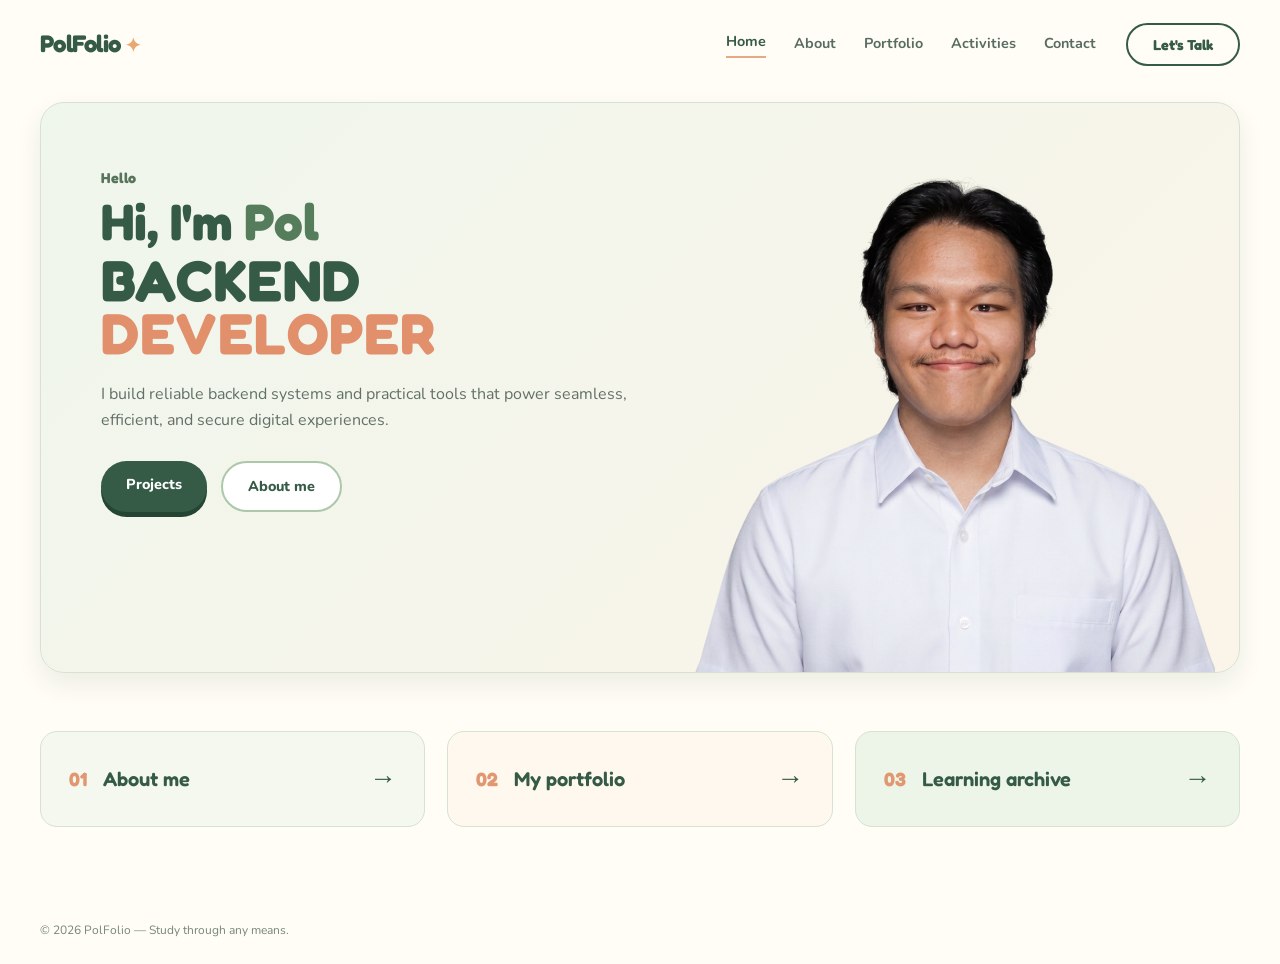
<file: index.html>
<!doctype html>
<html lang="en">
  <head>
    <meta charset="utf-8" />
    <meta name="viewport" content="width=device-width,initial-scale=1" />
    <title>PolFolio — Home</title>
    <link rel="preconnect" href="https://fonts.googleapis.com" />
    <link rel="preconnect" href="https://fonts.gstatic.com" crossorigin />
    <link
      href="https://fonts.googleapis.com/css2?family=Fredoka:wght@400;500;600;700&family=Nunito:wght@400;500;600;700;800&display=swap"
      rel="stylesheet"
    />
    <link rel="stylesheet" href="styles.css" />
    <link rel="icon" type="image/svg+xml" href="assets/polfolio_logo.svg">
  </head>
  <body>
    <header class="site-header">
      <div class="container header-inner">
        <a class="logo" href="index.html">PolFolio</a>
        <nav class="nav" id="site-nav">
          <a class="active" href="index.html">Home</a
          ><a href="about.html">About</a><a href="portfolio.html">Portfolio</a
          ><a href="activities.html">Activities</a
          ><a href="contact.html">Contact</a>
        </nav>
        <a class="cta-top" href="contact.html">Let's Talk</a
        ><button
          class="nav-toggle"
          aria-label="Toggle navigation"
          aria-expanded="false"
        >
          ☰
        </button>
      </div>
    </header>
    <main>
      <section class="hero container">
        <div class="hero-card">
          <div class="hero-left">
            <p class="eyebrow">Hello</p>
            <h1 class="hero-title">Hi, I'm <strong>Pol</strong></h1>
            <h2 class="role">BACKEND <span class="accent">DEVELOPER</span></h2>
            <p class="lede">
              I build reliable backend systems and practical tools that power seamless, efficient, and secure digital experiences.
            </p>
            <div class="hero-cta">
              <a class="btn primary" href="portfolio.html">Projects</a
              ><a class="btn outline" href="about.html">About me</a>
            </div>
          </div>
          <div class="hero-right">
          <img
            class="hero-image"
            src="assets/samson_wanbywan.png"
            alt="Samson Wanbywan"
          />
          </div>
        </div>
      </section>
      <section class="home-links container">
        <a href="about.html"><span>01</span><strong>About me</strong><i>→</i></a
        ><a href="portfolio.html"
          ><span>02</span><strong>My portfolio</strong><i>→</i></a
        ><a href="activities.html"
          ><span>03</span><strong>Learning archive</strong><i>→</i></a
        >
      </section>
    </main>
    <footer class="site-footer">
      <div class="container">
        <p>© <span id="year"></span> PolFolio — Study through any means.</p>
      </div>
    </footer>
    <script src="script.js" defer></script>
  </body>
</html>
</file>
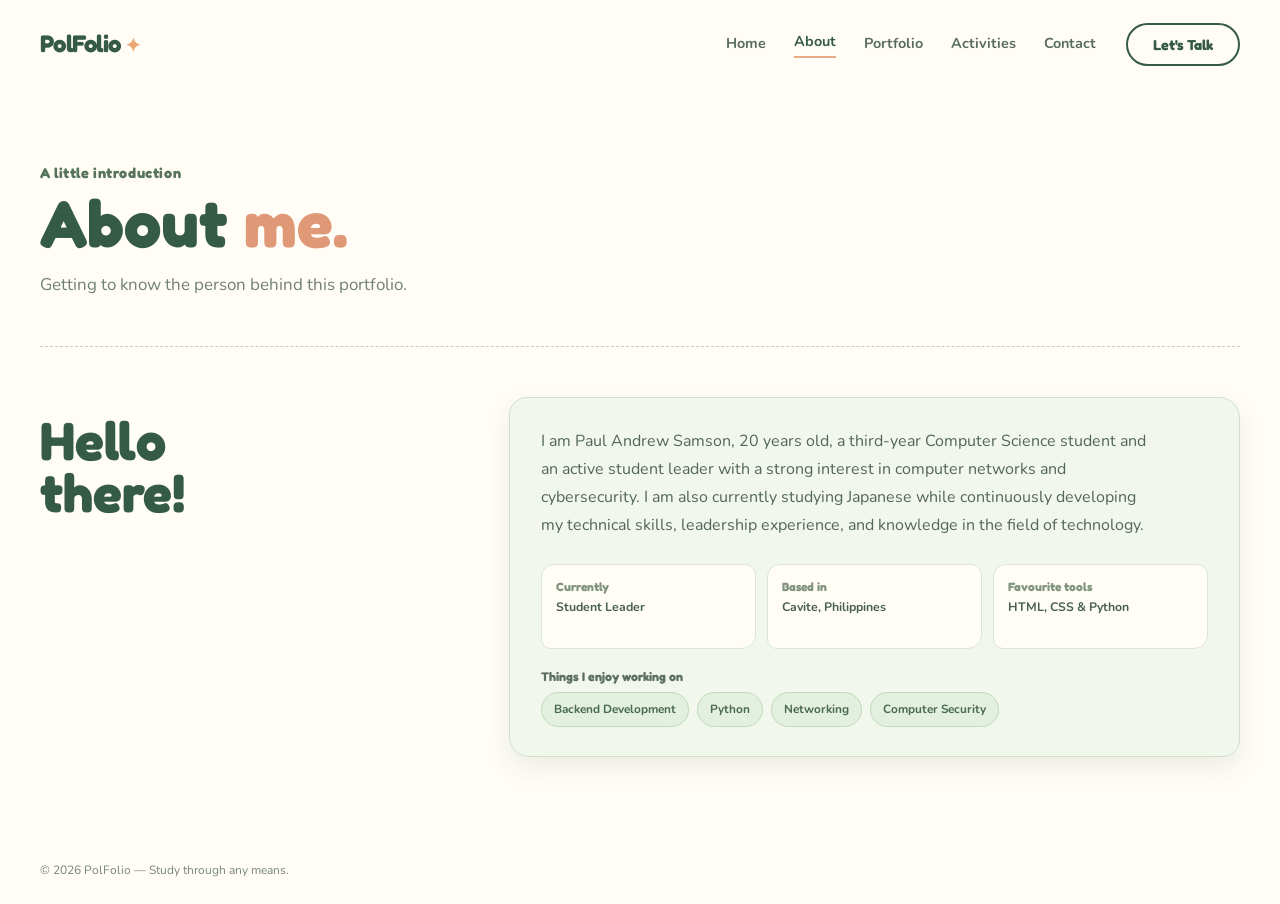
<file: about.html>
<!doctype html>
<html lang="en">
  <head>
    <meta charset="utf-8" />
    <meta name="viewport" content="width=device-width,initial-scale=1" />
    <title>PolFolio — About</title>
    <link rel="preconnect" href="https://fonts.googleapis.com" />
    <link rel="preconnect" href="https://fonts.gstatic.com" crossorigin />
    <link
      href="https://fonts.googleapis.com/css2?family=Fredoka:wght@400;500;600;700&family=Nunito:wght@400;500;600;700;800&display=swap"
      rel="stylesheet"
    />
    <link rel="stylesheet" href="styles.css" />
    <link rel="icon" type="image/svg+xml" href="assets/polfolio_logo.svg">
  </head>
  <body>
    <header class="site-header">
      <div class="container header-inner">
        <a class="logo" href="index.html">PolFolio</a>
        <nav class="nav" id="site-nav">
          <a href="index.html">Home</a
          ><a class="active" href="about.html">About</a
          ><a href="portfolio.html">Portfolio</a
          ><a href="activities.html">Activities</a
          ><a href="contact.html">Contact</a>
        </nav>
        <a class="cta-top" href="contact.html">Let's Talk</a
        ><button
          class="nav-toggle"
          aria-label="Toggle navigation"
          aria-expanded="false"
        >
          ☰
        </button>
      </div>
    </header>
    <main class="container page">
      <div class="page-intro">
        <p class="eyebrow">A little introduction</p>
        <h1>About <span>me.</span></h1>
        <p>Getting to know the person behind this portfolio.</p>
      </div>
      <section class="about about-page">
        <div class="about-title">
          <h2>Hello<br />there!</h2>
        </div>
        <div class="about-body">
          <p class="about-lead">
            I am Paul Andrew Samson, 20 years old, a third-year Computer Science student and an 
            active student leader with a strong interest in 
            computer networks and cybersecurity. I am also 
            currently studying Japanese while continuously 
            developing my technical skills, leadership experience, 
            and knowledge in the field of technology.
          </p>
          <div class="about-facts">
            <div>
              <small>Currently</small><strong>Student Leader</strong>
            </div>
            <div>
              <small>Based in</small><strong>Cavite, Philippines</strong>
            </div>
            <div>
              <small>Favourite tools</small
              ><strong>HTML, CSS &amp; Python</strong>
            </div>
          </div>
          <p class="skills-label">Things I enjoy working on</p>
          <ul class="skills">
            <li>Backend Development</li>
            <li>Python</li>
            <li>Networking</li>
            <li>Computer Security</li>
          </ul>
        </div>
      </section>
    </main>
    <footer class="site-footer">
      <div class="container">
        <p>© <span id="year"></span> PolFolio — Study through any means.</p>
      </div>
    </footer>
    <script src="script.js" defer></script>
  </body>
</html>
</file>
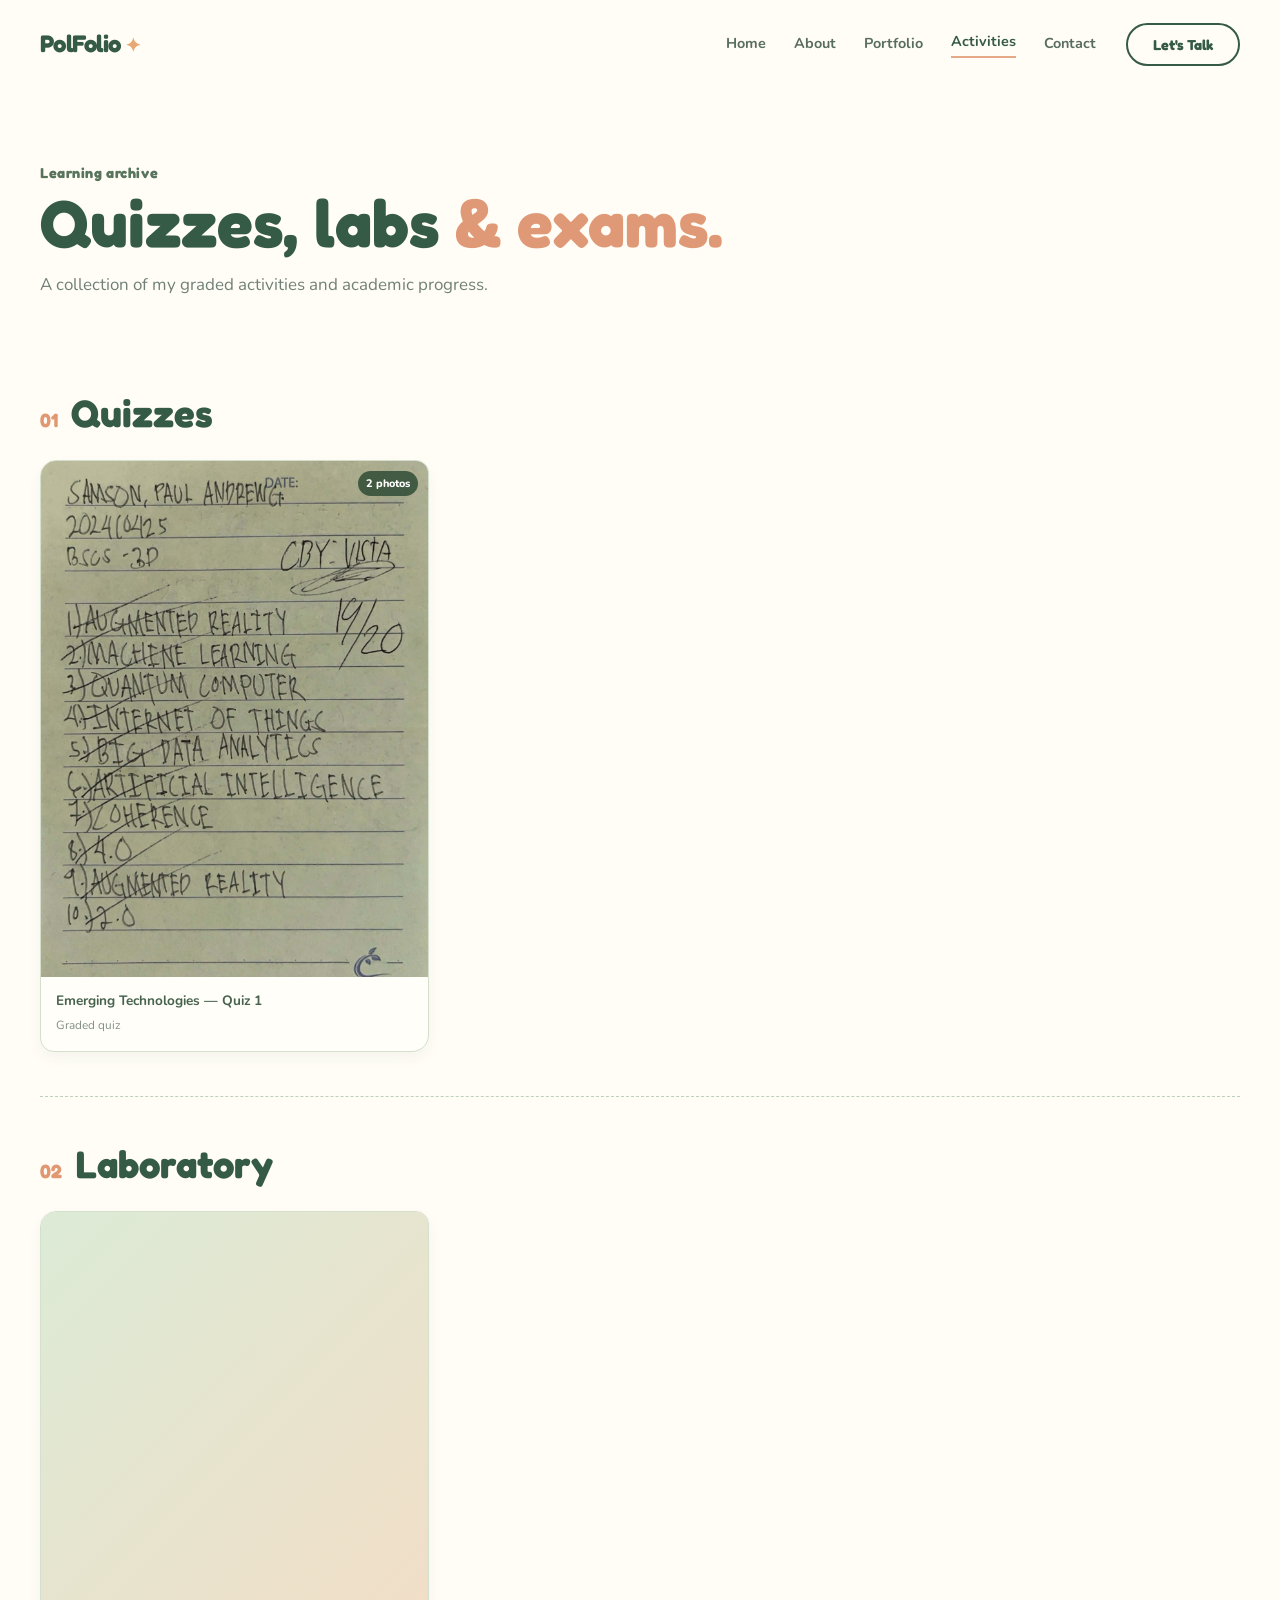
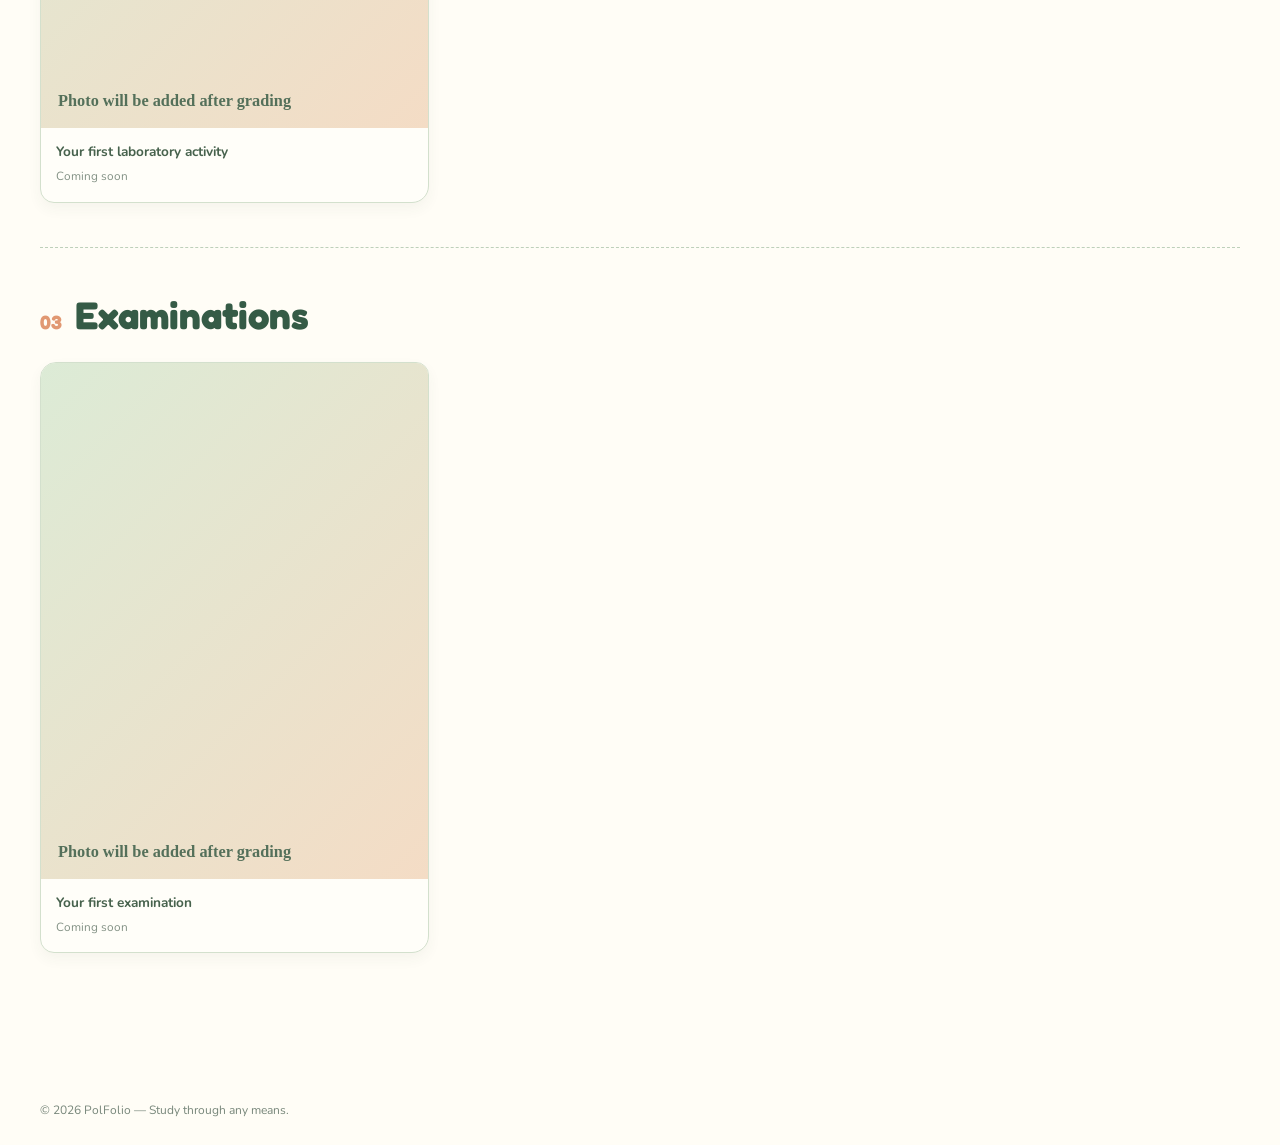
<file: activities.html>
<!doctype html>
<html lang="en">
  <head>
    <meta charset="utf-8" />
    <meta name="viewport" content="width=device-width,initial-scale=1" />
    <title>PolFolio — Activities</title>
    <link
      href="https://fonts.googleapis.com/css2?family=Fredoka:wght@400;500;600;700&family=Nunito:wght@400;500;600;700;800&display=swap"
      rel="stylesheet"
    />
    <link rel="stylesheet" href="styles.css" />
    <link rel="icon" type="image/svg+xml" href="assets/polfolio_logo.svg">
  </head>
  <body>
    <header class="site-header">
      <div class="container header-inner">
        <a class="logo" href="index.html">PolFolio</a>
        <nav class="nav" id="site-nav">
          <a href="index.html">Home</a><a href="about.html">About</a
          ><a href="portfolio.html">Portfolio</a
          ><a class="active" href="activities.html">Activities</a
          ><a href="contact.html">Contact</a>
        </nav>
        <a class="cta-top" href="contact.html">Let's Talk</a
        ><button
          class="nav-toggle"
          aria-label="Toggle navigation"
          aria-expanded="false"
        >
          ☰
        </button>
      </div>
    </header>
    <main class="container page">
      <div class="page-intro">
        <p class="eyebrow">Learning archive</p>
        <h1>Quizzes, labs <span>&amp; exams.</span></h1>
        <p>A collection of my graded activities and academic progress.</p>
      </div>
      <section class="archive">
        <div class="archive-heading">
          <span>01</span>
          <h2>Quizzes</h2>
        </div>
        <div class="activity-grid" id="quizzes-grid"></div>
      </section>
      <section class="archive">
        <div class="archive-heading">
          <span>02</span>
          <h2>Laboratory</h2>
        </div>
        <div class="activity-grid" id="laboratory-grid"></div>
      </section>
      <section class="archive">
        <div class="archive-heading">
          <span>03</span>
          <h2>Examinations</h2>
        </div>
        <div class="activity-grid" id="examinations-grid"></div>
      </section>
    </main>
    <dialog id="image-dialog">
      <button class="dialog-close" aria-label="Close image">×</button>
      <button class="dialog-previous" aria-label="Previous image">‹</button>
      <img alt="" />
      <button class="dialog-next" aria-label="Next image">›</button>
      <p class="dialog-count" aria-live="polite"></p>
    </dialog>
    <footer class="site-footer">
      <div class="container">
        <p>© <span id="year"></span> PolFolio — Study through any means.</p>
      </div>
    </footer>
    <script src="script.js" defer></script>
  </body>
</html>
</file>
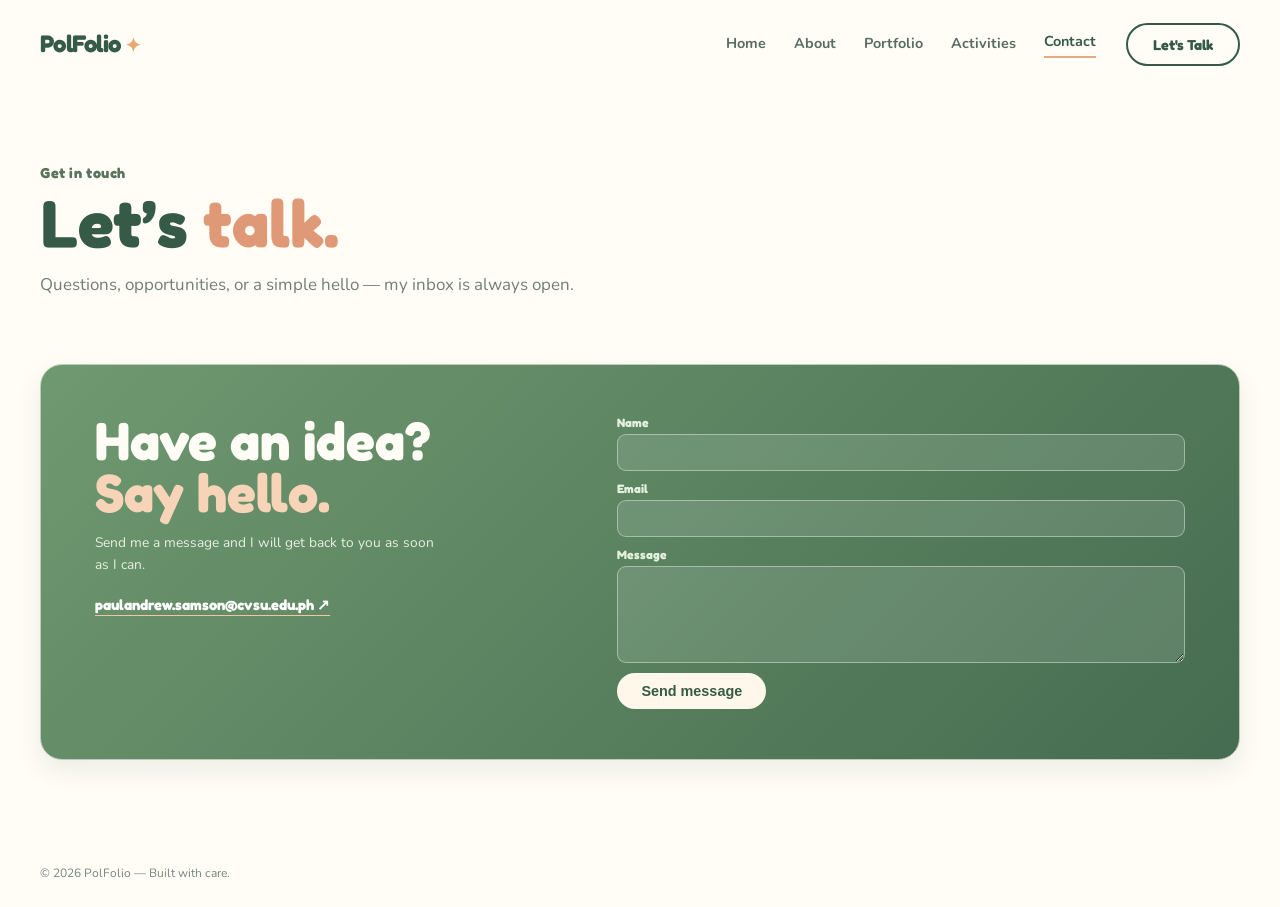
<file: contact.html>
<!doctype html>
<html lang="en">
  <head>
    <meta charset="utf-8" />
    <meta name="viewport" content="width=device-width,initial-scale=1" />
    <title>PolFolio — Contact</title>
    <link
      href="https://fonts.googleapis.com/css2?family=Fredoka:wght@400;500;600;700&family=Nunito:wght@400;500;600;700;800&display=swap"
      rel="stylesheet"
    />
    <link rel="stylesheet" href="styles.css" />
    <link rel="icon" type="image/svg+xml" href="assets/polfolio_logo.svg">
  </head>
  <body>
    <header class="site-header">
      <div class="container header-inner">
        <a class="logo" href="index.html">PolFolio</a>
        <nav class="nav" id="site-nav">
          <a href="index.html">Home</a><a href="about.html">About</a
          ><a href="portfolio.html">Portfolio</a
          ><a href="activities.html">Activities</a
          ><a class="active" href="contact.html">Contact</a>
        </nav>
        <a class="cta-top" href="contact.html">Let's Talk</a
        ><button
          class="nav-toggle"
          aria-label="Toggle navigation"
          aria-expanded="false"
        >
          ☰
        </button>
      </div>
    </header>
    <main class="container page">
      <div class="page-intro">
        <p class="eyebrow">Get in touch</p>
        <h1>Let’s <span>talk.</span></h1>
        <p>
          Questions, opportunities, or a simple hello — my inbox is always open.
        </p>
      </div>
      <section class="contact">
        <div class="contact-copy">
          <h2>Have an idea?<br /><span>Say hello.</span></h2>
          <p>Send me a message and I will get back to you as soon as I can.</p>
          <a class="contact-email" href="mailto:paulandrew.samson@cvsu.edu.ph"
            >paulandrew.samson@cvsu.edu.ph ↗</a
          >
        </div>
        <form id="contact-form">
          <label>Name<input type="text" name="name" required /></label
          ><label>Email<input type="email" name="email" required /></label
          ><label
            >Message<textarea
              name="message"
              rows="5"
              required
            ></textarea></label
          ><button class="btn" type="submit">Send message</button>
        </form>
      </section>
    </main>
    <footer class="site-footer">
      <div class="container">
        <p>© <span id="year"></span> PolFolio — Built with care.</p>
      </div>
    </footer>
    <script src="script.js" defer></script>
  </body>
</html>
</file>
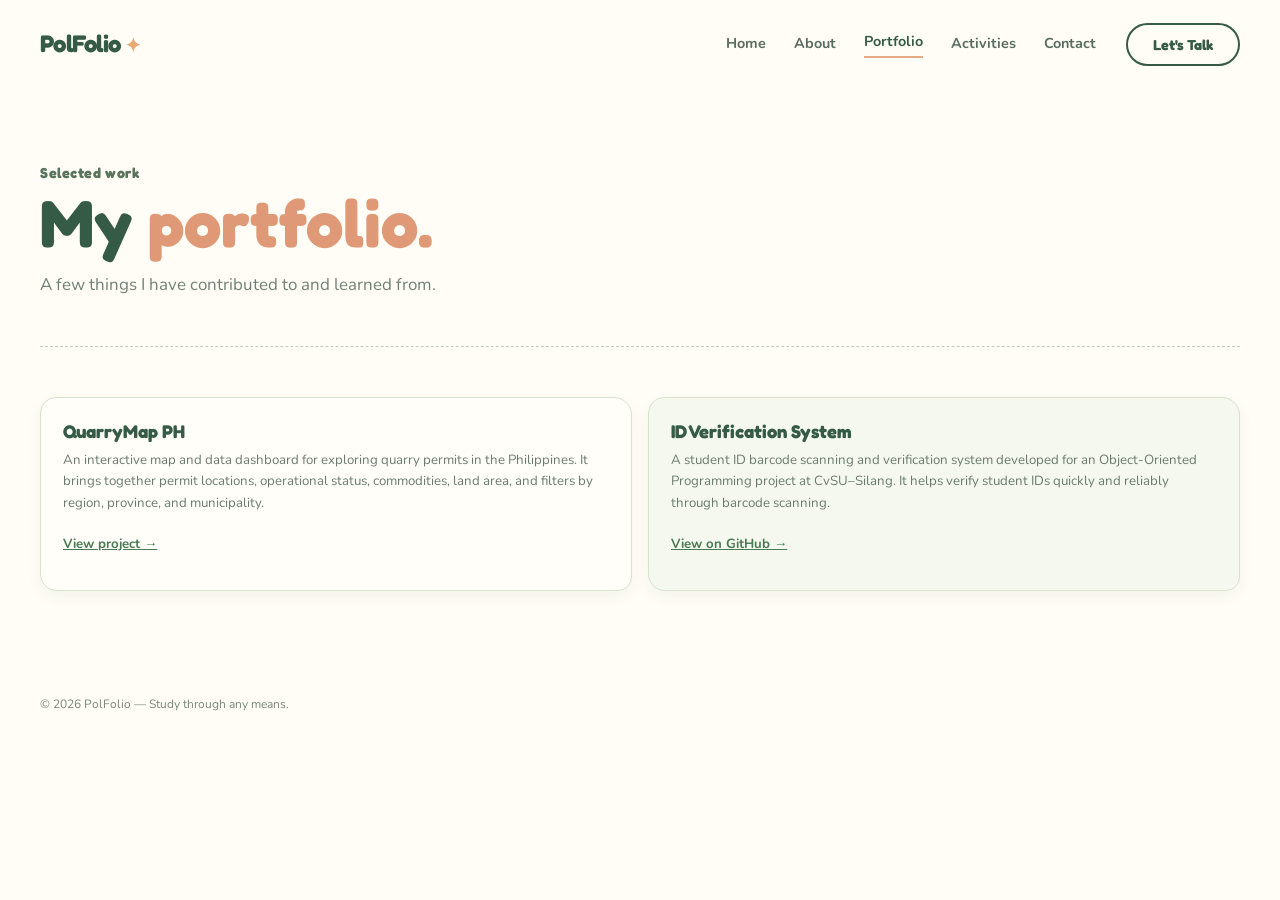
<file: portfolio.html>
<!doctype html>
<html lang="en">
  <head>
    <meta charset="utf-8" />
    <meta name="viewport" content="width=device-width,initial-scale=1" />
    <title>PolFolio — Portfolio</title>
    <link rel="preconnect" href="https://fonts.googleapis.com" />
    <link rel="preconnect" href="https://fonts.gstatic.com" crossorigin />
    <link
      href="https://fonts.googleapis.com/css2?family=Fredoka:wght@400;500;600;700&family=Nunito:wght@400;500;600;700;800&display=swap"
      rel="stylesheet"
    />
    <link rel="stylesheet" href="styles.css" />
    <link rel="icon" type="image/svg+xml" href="assets/polfolio_logo.svg">
  </head>
  <body>
    <header class="site-header">
      <div class="container header-inner">
        <a class="logo" href="index.html">PolFolio</a>
        <nav class="nav" id="site-nav">
          <a href="index.html">Home</a><a href="about.html">About</a
          ><a class="active" href="portfolio.html">Portfolio</a
          ><a href="activities.html">Activities</a
          ><a href="contact.html">Contact</a>
        </nav>
        <a class="cta-top" href="contact.html">Let's Talk</a
        ><button
          class="nav-toggle"
          aria-label="Toggle navigation"
          aria-expanded="false"
        >
          ☰
        </button>
      </div>
    </header>
    <main class="container page">
      <div class="page-intro">
        <p class="eyebrow">Selected work</p>
        <h1>My <span>portfolio.</span></h1>
        <p>A few things I have contributed to and learned from.</p>
      </div>
      <section class="projects project-page">
        <div class="grid">
          <article class="card">
            <h3>QuarryMap PH</h3>
            <p>
              An interactive map and data dashboard for exploring quarry permits
              in the Philippines. It brings together permit locations,
              operational status, commodities, land area, and filters by region,
              province, and municipality.
            </p>
            <p>
              <a
                href="https://hikarizz-quarrymapph-45jy.vercel.app/"
                target="_blank"
                rel="noopener noreferrer"
                >View project →</a
              >
            </p>
          </article>
          <article class="card">
            <h3>ID Verification System</h3>
            <p>
              A student ID barcode scanning and verification system developed
              for an Object-Oriented Programming project at CvSU–Silang. It
              helps verify student IDs quickly and reliably through barcode
              scanning.
            </p>
            <p>
              <a
                href="https://github.com/dev-rookj/id-verification-system"
                target="_blank"
                rel="noopener noreferrer"
                >View on GitHub →</a
              >
            </p>
          </article>
        </div>
      </section>
    </main>
    <footer class="site-footer">
      <div class="container">
        <p>© <span id="year"></span> PolFolio — Study through any means.</p>
      </div>
    </footer>
    <script src="script.js" defer></script>
  </body>
</html>
</file>
<file: styles.css>
:root {
  --forest: #355b46;
  --leaf: #648c69;
  --sage: #dce8d8;
  --mist: #f4f7f0;
  --cream: #fffdf6;
  --peach: #f4d4bd;
  --ink: #34443b;
  --muted: #718077;
  --line: #d8e2d4;
  --shadow: 0 11px 26px rgb(52 78 58 / 0.09);
}
* {
  box-sizing: border-box;
}
html {
  scroll-behavior: smooth;
  background: var(--cream);
  overflow-y: scroll;
}
body {
  width: 100%;
  min-height: 100vh;
  margin: 0;
  overflow-x: hidden;
  background: var(--cream);
  color: var(--ink);
  font-family: "Nunito", Arial, sans-serif;
  line-height: 1.6;
}
.container {
  width: min(100% - 80px, 1500px);
  margin-inline: auto;
}
.site-header {
  min-height: 88px;
}
.header-inner {
  min-height: 88px;
  display: flex;
  align-items: center;
  gap: 30px;
}
.logo {
  color: var(--forest);
  text-decoration: none;
  font:
    700 1.5rem/1 "Fredoka",
    Arial,
    sans-serif;
  letter-spacing: -0.03em;
}
.logo::after {
  content: " ✦";
  color: #e9a872;
  font-size: 0.8em;
}
.nav {
  display: flex;
  align-items: center;
  gap: 28px;
  margin-left: auto;
}
.nav a {
  color: #596c60;
  text-decoration: none;
  font-size: 0.9rem;
  font-weight: 700;
}
.nav a:hover {
  color: var(--forest);
}
.cta-top {
  padding: 11px 25px;
  border: 2px solid var(--forest);
  border-radius: 999px;
  color: var(--forest);
  text-decoration: none;
  font:
    700 0.9rem "Fredoka",
    Arial,
    sans-serif;
}
.cta-top:hover {
  background: var(--forest);
  color: white;
}
.nav-toggle {
  display: none;
}

.hero {
  padding: 14px 0 58px;
}
.hero-card {
  min-height: 510px;
  display: grid;
  grid-template-columns: 1.05fr 0.95fr;
  align-items: stretch;
  overflow: hidden;
  border: 1px solid var(--line);
  border-radius: 24px;
  background: linear-gradient(135deg, #eff6ec, #fbf4e9);
  box-shadow: var(--shadow);
}
.hero-left {
  position: relative;
  z-index: 1;
  padding: 66px 0 66px 60px;
}
.hero-left::before {
  display: none;
}
.eyebrow {
  margin: 0 0 10px;
  color: #58745c;
  font:
    700 0.9rem "Fredoka",
    Arial,
    sans-serif;
  letter-spacing: 0.04em;
}
.hero-title {
  margin: 0;
  font:
    700 clamp(2.8rem, 4vw, 4.4rem)/0.98 "Fredoka",
    Arial,
    sans-serif;
  color: var(--forest);
}
.hero-title strong {
  color: #557c5b;
}
.role {
  margin: 8px 0 0;
  color: var(--forest);
  font:
    700 clamp(3rem, 4.5vw, 5.2rem)/0.92 "Fredoka",
    Arial,
    sans-serif;
  letter-spacing: 0.01em;
}
.accent {
  color: #e28f6c;
}
.lede {
  max-width: 590px;
  margin: 22px 0 28px;
  color: #627168;
  font-size: 1rem;
}
.hero-cta {
  display: flex;
  gap: 14px;
}
.btn {
  display: inline-block;
  padding: 12px 25px;
  border-radius: 999px;
  text-decoration: none;
  font-size: 0.9rem;
  font-weight: 800;
  transition: transform 0.18s;
}
.btn:hover {
  transform: translateY(-2px) rotate(-1deg);
}
.btn.primary {
  background: var(--forest);
  color: white;
  box-shadow: 0 5px 0 #254534;
}
.btn.outline {
  border: 2px solid #adc7aa;
  color: var(--forest);
  background: white;
}
.hero-right {
  min-height: 0;
  height: 100%;
  align-self: auto;
  display: flex;
  align-items: flex-end;
  justify-content: center;
  overflow: hidden;
}
.hero-right::before,
.hero-right::after {
  display: none;
}
.hero-image {
  display: block;
  width: auto;
  max-width: 100%;
  height: calc(100% - 48px);
  margin: 0;
  object-fit: contain;
  object-position: center bottom;
  transform: none;
  border: 0;
  border-radius: 0;
  box-shadow: none;
}

.about,
.projects,
.activities {
  padding: 66px 0;
  border-top: 1px dashed #bed0ba;
}
.about {
  display: grid;
  grid-template-columns: 0.72fr 1.28fr;
  gap: 58px;
}
.about h2,
.projects h2,
.activities h2,
.contact h2 {
  margin: 0;
  color: var(--forest);
  font:
    700 clamp(2.25rem, 4.2vw, 3.65rem)/0.96 "Fredoka",
    Arial,
    sans-serif;
}
.about-title {
  position: relative;
  padding-top: 18px;
}

.about-title h2 span {
  color: #df9977;
}
.about-body {
  padding: 29px 31px;
  border: 1px solid #cfe0ca;
  border-radius: 18px 21px 17px 20px;
  background: #f2f7ee;
  box-shadow: var(--shadow);
}
.about-lead {
  max-width: 620px;
  margin: 0;
  color: #53665a;
  font-size: 1rem;
  line-height: 1.75;
}
.about-facts {
  display: grid;
  grid-template-columns: repeat(3, 1fr);
  gap: 11px;
  margin: 25px 0 20px;
}
.about-facts div {
  min-height: 85px;
  padding: 14px;
  border: 1px solid #dbe7d6;
  border-radius: 13px 11px 14px 10px;
  background: var(--cream);
}
.about-facts small {
  display: block;
  margin-bottom: 5px;
  color: #81947e;
  font:
    700 0.75rem "Fredoka",
    Arial,
    sans-serif;
}
.about-facts strong {
  display: block;
  color: #486050;
  font-size: 0.77rem;
  line-height: 1.35;
}
.skills-label {
  margin: 0 0 8px;
  color: #5b705e;
  font:
    700 0.78rem "Fredoka",
    Arial,
    sans-serif;
}
.skills {
  display: flex;
  flex-wrap: wrap;
  gap: 8px;
  padding: 0;
  margin: 0;
  list-style: none;
}
.skills li {
  padding: 7px 12px;
  border: 1px solid #bfdbb9;
  border-radius: 999px;
  color: #486a4e;
  background: #e3f0df;
  font-size: 0.74rem;
  font-weight: 700;
}

.projects h2,
.activities h2 {
  margin-bottom: 26px;
}
.grid,
.activity-grid {
  display: grid;
  gap: 16px;
}
.grid {
  grid-template-columns: repeat(auto-fit, minmax(280px, 1fr));
}
.activity-grid {
  grid-template-columns: repeat(3, 1fr);
}
.card {
  min-height: 194px;
  padding: 22px;
  border: 1px solid #d5e3cf;
  border-radius: 16px 18px 14px 17px;
  background: #fffef9;
  box-shadow: 0 6px 16px rgb(51 86 57 / 0.05);
  transition:
    transform 0.18s,
    box-shadow 0.18s;
}
.card:nth-child(2) {
  background: #f4f8ee;
}
.card:nth-child(3) {
  background: #fff7ef;
}
.card:hover {
  transform: translateY(-5px) rotate(-0.5deg);
  box-shadow: var(--shadow);
}
.card h3 {
  margin: 0 0 8px;
  color: var(--forest);
  font:
    700 1.15rem "Fredoka",
    Arial,
    sans-serif;
}
.card p {
  margin: 0;
  color: #6c7b70;
  font-size: 0.83rem;
}
.card p + p {
  margin-top: 20px;
}
.card a {
  color: #4b7954;
  font-weight: 700;
}
.activities {
  background: linear-gradient(
    100deg,
    transparent 0 8%,
    #f1f6ed 8% 92%,
    transparent 92%
  );
}
.activity-card {
  margin: 0;
  overflow: hidden;
  border: 1px solid #d3e0cd;
  border-radius: 16px 13px 17px 14px;
  background: #fffef9;
  box-shadow: 0 6px 14px rgb(53 84 59 / 0.05);
  cursor: pointer;
  transition: transform 0.18s;
}
.activity-card:hover {
  transform: rotate(-1deg) translateY(-3px);
}
.activity-card img,
.image-placeholder {
  width: 100%;
  aspect-ratio: 3/4;
  display: block;
  object-fit: cover;
}
.image-placeholder {
  align-items: end;
  padding: 17px;
  color: #54705a;
  background: linear-gradient(135deg, #dcebd6, #f4dcc5);
  display: flex;
  font:
    700 1.02rem "Gaegu",
    cursive;
}
.activity-card figcaption {
  padding: 13px 15px;
}
.activity-card strong {
  display: block;
  color: #47624d;
  font-size: 0.85rem;
}
.activity-card small {
  color: #849286;
  font-size: 0.74rem;
}

.contact {
  display: grid;
  grid-template-columns: 0.9fr 1.1fr;
  gap: 58px;
  margin-top: 18px;
  padding: 50px 54px;
  border: 1px solid #bccfb6;
  border-radius: 22px;
  background: linear-gradient(135deg, #6f9970, #456c50);
  color: white;
  box-shadow: var(--shadow);
}
.contact .eyebrow {
  color: #ecf5d8;
}
.contact h2 {
  color: #fffdf5;
}
.contact h2 span {
  color: #f7d3b7;
}
.contact-copy > p:last-of-type {
  max-width: 350px;
  margin: 14px 0 0;
  color: #e6f0df;
  font-size: 0.86rem;
}
.contact-email {
  display: inline-block;
  margin-top: 20px;
  color: white;
  font:
    700 0.92rem "Fredoka",
    Arial,
    sans-serif;
  text-decoration-color: #f4c5a1;
  text-underline-offset: 5px;
}
.contact form {
  display: grid;
  gap: 10px;
  margin: 0;
  text-align: left;
}
.contact label {
  display: grid;
  gap: 4px;
  color: #e5f1df;
  font:
    700 0.76rem "Fredoka",
    Arial,
    sans-serif;
}
.contact input,
.contact textarea {
  width: 100%;
  padding: 10px 12px;
  border: 1px solid rgb(255 255 255 / 0.4);
  border-radius: 9px;
  outline: 0;
  background: rgb(255 255 255 / 0.12);
  color: white;
  font: inherit;
}
.contact input:focus,
.contact textarea:focus {
  border-color: white;
  background: rgb(255 255 255 / 0.2);
}
.contact textarea {
  resize: vertical;
}
.contact button {
  width: max-content;
  padding: 10px 24px;
  border: 0;
  border-radius: 999px;
  background: #fff7e9;
  color: var(--forest);
  cursor: pointer;
}
.site-footer {
  padding: 24px 0;
  color: #77867a;
  font-size: 0.75rem;
}
.site-footer p {
  margin: 0;
}
dialog {
  max-width: min(900px, 90vw);
  padding: 0;
  border: 0;
  background: transparent;
}
dialog::backdrop {
  background: rgb(37 62 43 / 0.78);
}
dialog img {
  display: block;
  max-width: 100%;
  max-height: 85vh;
  border: 5px solid white;
  border-radius: 15px;
}
dialog button {
  position: absolute;
  z-index: 1;
  border: 0;
  background: none;
  color: white;
  font-size: 2rem;
  cursor: pointer;
}
.dialog-close { top: 14px; right: 14px; z-index: 2; width: 38px; height: 38px; display: flex; align-items: center; justify-content: center; padding: 0; background: rgb(34 54 39 / 0.7); border-radius: 50%; font-size: 1.6rem; line-height: 1; }
.dialog-previous, .dialog-next { top: 50%; transform: translateY(-50%); padding: 4px 14px; background: rgb(34 54 39 / 0.7); border-radius: 50%; font-size: 2.5rem; line-height: 1; }
.dialog-previous { left: 12px; }.dialog-next { right: 12px; }.dialog-count { position: absolute; bottom: -38px; left: 50%; transform: translateX(-50%); margin: 0; color: white; font-size: .8rem; }.photo-count { position: absolute; right: 10px; top: 10px; padding: 4px 8px; border-radius: 999px; background: rgb(41 71 48 / .8); color: white; font-size: .68rem; font-weight: 800; }.activity-card { position: relative; }
.nav a.active {
  color: var(--forest);
}
.nav a.active::after {
  content: "";
  display: block;
  height: 2px;
  margin-top: 3px;
  background: #e5aa85;
}
.home-links {
  display: grid;
  grid-template-columns: repeat(3, 1fr);
  gap: 22px;
  padding-bottom: 70px;
}
.home-links a {
  display: grid;
  grid-template-columns: auto 1fr auto;
  gap: 16px;
  align-items: center;
  padding: 25px 28px;
  border: 1px solid #d5e3cf;
  border-radius: 17px;
  color: var(--forest);
  background: #f5f8ef;
  text-decoration: none;
}
.home-links a:nth-child(2) {
  background: #fff8ef;
}
.home-links a:nth-child(3) {
  background: #edf5e9;
}
.home-links span,
.archive-heading span {
  color: #e19872;
  font:
    700 1.2rem "Fredoka",
    Arial,
    sans-serif;
}
.home-links strong {
  font:
    600 1.25rem "Fredoka",
    Arial,
    sans-serif;
}
.home-links i {
  font-style: normal;
  font-size: 1.7rem;
}
.page {
  padding: 54px 0 80px;
}
.page-intro {
  padding: 22px 0 48px;
}
.page-intro h1 {
  margin: 0;
  color: var(--forest);
  font:
    700 clamp(3rem, 5.2vw, 5rem)/0.96 "Fredoka",
    Arial,
    sans-serif;
}
.page-intro h1 span {
  color: #df9977;
}
.page-intro p:last-child {
  max-width: 620px;
  margin: 16px 0 0;
  color: var(--muted);
  font-size: 1.06rem;
}
.about-page,
.project-page {
  padding: 50px 0 0;
}
.archive {
  padding: 44px 0;
  border-top: 1px dashed #bed0ba;
}
.archive:first-of-type {
  border-top: 0;
}
.archive-heading {
  display: flex;
  align-items: baseline;
  gap: 13px;
  margin-bottom: 24px;
}
.archive-heading h2 {
  margin: 0;
  color: var(--forest);
  font:
    700 2.4rem "Fredoka",
    Arial,
    sans-serif;
}
@media (max-width: 720px) {
  html {
    background: var(--cream);
  }
  body {
    margin: 0;
    border: 0;
    border-radius: 0;
    box-shadow: none;
  }
  .container {
    width: min(100% - 40px, 1000px);
  }
  .site-header,
  .header-inner {
    min-height: 64px;
  }
  .nav-toggle {
    display: block;
    margin-left: auto;
    border: 0;
    background: none;
    color: var(--forest);
    font-size: 1.4rem;
  }
  .nav {
    display: none;
    position: absolute;
    top: 64px;
    left: 0;
    right: 0;
    z-index: 2;
    padding: 19px 20px;
    border-bottom: 1px solid var(--line);
    background: var(--cream);
    flex-direction: column;
    align-items: flex-start;
  }
  .nav.open {
    display: flex;
  }
  .cta-top {
    display: none;
  }
  .hero {
    padding: 0 0 43px;
  }
  .hero-card {
    grid-template-columns: 1fr;
  }
  .hero-left {
    padding: 43px 30px 22px;
  }
  .hero-right {
    height: 260px;
  }
  .hero-image {
    width: 200px;
    height: 200px;
    margin: 25px auto 0;
    transform: none;
  }
  .about {
    grid-template-columns: 1fr;
    gap: 13px;
  }
  .about,
  .projects,
  .activities {
    padding: 51px 0;
  }
  .about-facts {
    grid-template-columns: 1fr;
  }
  .grid,
  .activity-grid,
  .home-links {
    grid-template-columns: 1fr;
  }
  .activities {
    margin-inline: -20px;
    padding-inline: 20px;
  }
  .contact {
    grid-template-columns: 1fr;
    gap: 29px;
    margin-top: 0;
    padding: 38px 25px;
    border-radius: 0;
  }
  .site-footer {
    padding: 22px 0;
  }
}
</file>
